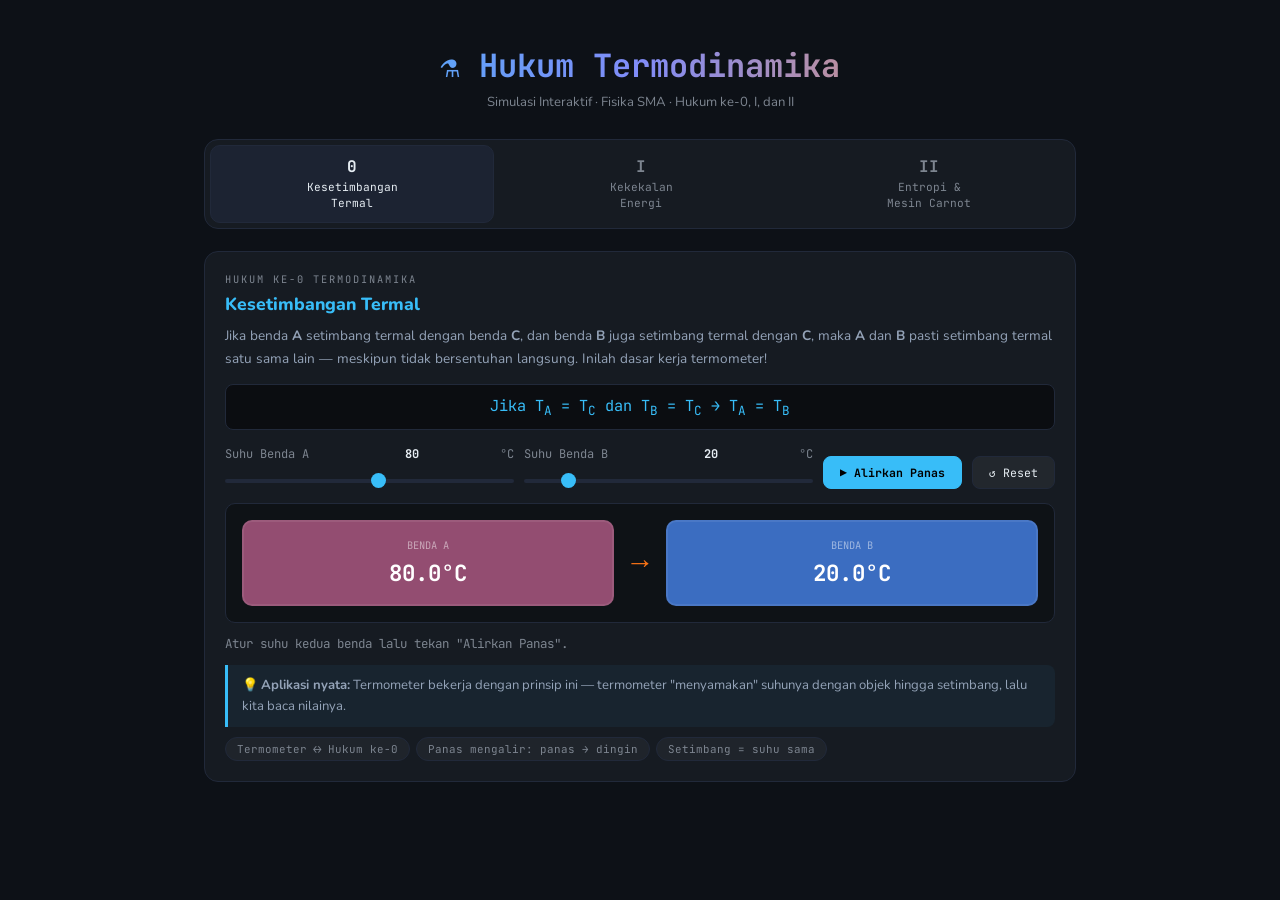
<file: termodinamika-lengkap.html>
<!DOCTYPE html>
<html lang="id">
<head>
<meta charset="UTF-8">
<meta name="viewport" content="width=device-width, initial-scale=1.0">
<title>Simulasi Hukum Termodinamika</title>
<link href="https://fonts.googleapis.com/css2?family=JetBrains+Mono:wght@400;700&family=Nunito:wght@400;600;700;800&display=swap" rel="stylesheet">
<style>
:root {
  --bg: #0d1117;
  --surface: #161b22;
  --surface2: #1c2332;
  --border: #21293a;
  --c0: #38bdf8;
  --c1: #fb923c;
  --c2: #4ade80;
  --text: #e6edf3;
  --muted: #7d8590;
  --hot: #f97316;
  --cold: #38bdf8;
}
* { margin:0; padding:0; box-sizing:border-box; }
body { background:var(--bg); color:var(--text); font-family:'Nunito',sans-serif; min-height:100vh; }
.wrap { max-width:900px; margin:0 auto; padding:20px 14px 40px; }

/* Header */
.header { text-align:center; padding:24px 0 28px; }
.header h1 { font-family:'JetBrains Mono',monospace; font-size:clamp(1.3rem,4vw,2rem); font-weight:700; background:linear-gradient(90deg,#38bdf8,#818cf8,#fb923c); -webkit-background-clip:text; -webkit-text-fill-color:transparent; background-clip:text; }
.header p { color:var(--muted); font-size:.82rem; margin-top:6px; }

/* Tabs */
.tabs { display:flex; gap:6px; background:var(--surface); border:1px solid var(--border); border-radius:14px; padding:5px; margin-bottom:22px; }
.tab { flex:1; border:none; background:transparent; color:var(--muted); font-family:'JetBrains Mono',monospace; font-size:.7rem; border-radius:10px; cursor:pointer; padding:10px 4px; line-height:1.4; transition:.2s; }
.tab:hover { color:var(--text); background:rgba(255,255,255,.04); }
.tab.active { background:var(--surface2); color:var(--text); border:1px solid var(--border); }
.tab .tn { display:block; font-size:1rem; font-weight:700; margin-bottom:2px; }

/* Panel */
.panel { display:none; } .panel.active { display:block; }

/* Card */
.card { background:var(--surface); border:1px solid var(--border); border-radius:14px; padding:20px; margin-bottom:14px; }
.card-label { font-family:'JetBrains Mono',monospace; font-size:.65rem; text-transform:uppercase; letter-spacing:2px; color:var(--muted); margin-bottom:6px; }
.card h2 { font-size:1.1rem; font-weight:800; margin-bottom:8px; }
.card p.desc { font-size:.85rem; color:#94a3b8; line-height:1.7; margin-bottom:14px; }
.formula { background:rgba(0,0,0,.5); border:1px solid var(--border); border-radius:8px; padding:10px 14px; font-family:'JetBrains Mono',monospace; font-size:.95rem; text-align:center; margin-bottom:16px; }

/* Colors per law */
.l0 .card h2, .l0 .formula { color:var(--c0); }
.l1 .card h2, .l1 .formula { color:var(--c1); }
.l2 .card h2, .l2 .formula { color:var(--c2); }

/* Controls */
.ctrl { display:flex; flex-wrap:wrap; gap:10px; align-items:flex-end; margin-bottom:14px; }
.sl-group { flex:1; min-width:160px; }
.sl-group label { display:flex; justify-content:space-between; font-size:.75rem; color:var(--muted); font-family:'JetBrains Mono',monospace; margin-bottom:5px; }
.sl-group label span { color:var(--text); font-weight:700; }
input[type=range] { width:100%; height:4px; -webkit-appearance:none; background:var(--border); border-radius:4px; outline:none; cursor:pointer; }
input[type=range]::-webkit-slider-thumb { -webkit-appearance:none; width:15px; height:15px; border-radius:50%; background:var(--c0); cursor:pointer; }
.l1 input[type=range]::-webkit-slider-thumb { background:var(--c1); }
.l2 input[type=range]::-webkit-slider-thumb { background:var(--c2); }

.btn { padding:8px 16px; border:1px solid var(--border); border-radius:8px; background:rgba(255,255,255,.05); color:var(--text); font-family:'JetBrains Mono',monospace; font-size:.72rem; cursor:pointer; transition:.2s; white-space:nowrap; }
.btn:hover { border-color:var(--c0); color:var(--c0); background:rgba(56,189,248,.06); }
.btn.go { background:var(--c0); color:#000; border-color:var(--c0); font-weight:700; }
.btn.go:hover { background:#0ea5e9; color:#000; }
.l1 .btn.go { background:var(--c1); border-color:var(--c1); }
.l1 .btn.go:hover { background:#ea580c; }
.l2 .btn.go { background:var(--c2); border-color:var(--c2); }
.l2 .btn.go:hover { background:#22c55e; }

/* Sim area */
.sim { background:rgba(0,0,0,.35); border:1px solid var(--border); border-radius:10px; overflow:hidden; margin-bottom:12px; }
canvas { display:block; }

/* Stat row */
.stats { display:grid; gap:8px; margin-bottom:12px; }
.stats.g3 { grid-template-columns:1fr 1fr 1fr; }
.stats.g4 { grid-template-columns:1fr 1fr 1fr 1fr; }
.stat-box { background:rgba(0,0,0,.4); border:1px solid var(--border); border-radius:8px; padding:10px; text-align:center; }
.stat-box .sl { font-size:.62rem; font-family:'JetBrains Mono',monospace; color:var(--muted); text-transform:uppercase; margin-bottom:3px; }
.stat-box .sv { font-family:'JetBrains Mono',monospace; font-size:1rem; font-weight:700; }

/* Info */
.info { border-left:3px solid var(--c0); background:rgba(56,189,248,.06); padding:10px 14px; border-radius:0 8px 8px 0; font-size:.82rem; color:#94a3b8; line-height:1.6; margin-top:10px; }
.l1 .info { border-color:var(--c1); background:rgba(251,146,60,.06); }
.l2 .info { border-color:var(--c2); background:rgba(74,222,128,.06); }

/* Chips */
.chips { display:flex; flex-wrap:wrap; gap:6px; margin-top:10px; }
.chip { background:rgba(255,255,255,.04); border:1px solid var(--border); border-radius:20px; padding:4px 11px; font-size:.68rem; color:var(--muted); font-family:'JetBrains Mono',monospace; }

/* Process selector for law 1 */
.proc-sel { display:flex; gap:6px; flex-wrap:wrap; margin-bottom:14px; }
.proc-btn { padding:6px 12px; border:1px solid var(--border); border-radius:20px; background:transparent; color:var(--muted); font-family:'JetBrains Mono',monospace; font-size:.68rem; cursor:pointer; transition:.2s; }
.proc-btn:hover, .proc-btn.sel { background:rgba(251,146,60,.12); border-color:var(--c1); color:var(--c1); }

/* Status text */
.status-txt { font-size:.78rem; font-family:'JetBrains Mono',monospace; color:var(--muted); min-height:20px; margin-top:8px; }

/* Law 0 special */
.temp-row { display:flex; align-items:center; gap:10px; padding:16px; }
.tblock { flex:1; border-radius:10px; padding:16px 10px; text-align:center; transition:background 1.2s, color .5s; border:2px solid rgba(255,255,255,.08); }
.tblock .tl { font-size:.65rem; font-family:'JetBrains Mono',monospace; color:rgba(255,255,255,.5); margin-bottom:6px; text-transform:uppercase; }
.tblock .tv { font-family:'JetBrains Mono',monospace; font-size:1.4rem; font-weight:700; color:#fff; }
.arr { font-size:1.8rem; color:var(--muted); text-align:center; min-width:32px; transition:.5s; }

@media(max-width:520px) {
  .stats.g3 { grid-template-columns:1fr 1fr; }
  .stats.g4 { grid-template-columns:1fr 1fr; }
  .temp-row { flex-direction:column; }
}
</style>
</head>
<body>
<div class="wrap">

<div class="header">
  <h1>⚗ Hukum Termodinamika</h1>
  <p>Simulasi Interaktif · Fisika SMA · Hukum ke-0, I, dan II</p>
</div>

<!-- TABS -->
<div class="tabs">
  <button class="tab active" onclick="showLaw(0)"><span class="tn">0</span>Kesetimbangan<br>Termal</button>
  <button class="tab" onclick="showLaw(1)"><span class="tn">I</span>Kekekalan<br>Energi</button>
  <button class="tab" onclick="showLaw(2)"><span class="tn">II</span>Entropi &<br>Mesin Carnot</button>
</div>

<!-- ======== HUKUM 0 ======== -->
<div class="panel l0 active" id="p0">
  <div class="card">
    <div class="card-label">Hukum ke-0 Termodinamika</div>
    <h2>Kesetimbangan Termal</h2>
    <p class="desc">
      Jika benda <b>A</b> setimbang termal dengan benda <b>C</b>, dan benda <b>B</b> juga setimbang termal dengan <b>C</b>,
      maka <b>A</b> dan <b>B</b> pasti setimbang termal satu sama lain — meskipun tidak bersentuhan langsung.
      Inilah dasar kerja termometer!
    </p>
    <div class="formula">Jika T<sub>A</sub> = T<sub>C</sub> dan T<sub>B</sub> = T<sub>C</sub> → T<sub>A</sub> = T<sub>B</sub></div>

    <div class="ctrl">
      <div class="sl-group">
        <label>Suhu Benda A &nbsp;<span id="v-ta">80</span> °C</label>
        <input type="range" min="0" max="150" value="80" id="sl-ta" oninput="l0_update()">
      </div>
      <div class="sl-group">
        <label>Suhu Benda B &nbsp;<span id="v-tb">20</span> °C</label>
        <input type="range" min="0" max="150" value="20" id="sl-tb" oninput="l0_update()">
      </div>
      <button class="btn go" onclick="l0_start()">▶ Alirkan Panas</button>
      <button class="btn" onclick="l0_reset()">↺ Reset</button>
    </div>

    <div class="sim">
      <div class="temp-row" id="temp-row">
        <div class="tblock" id="blk-a">
          <div class="tl">Benda A</div>
          <div class="tv" id="tv-a">80°C</div>
        </div>
        <div class="arr" id="arr-icon">→</div>
        <div class="tblock" id="blk-b">
          <div class="tl">Benda B</div>
          <div class="tv" id="tv-b">20°C</div>
        </div>
      </div>
    </div>

    <div class="status-txt" id="st0">Atur suhu kedua benda lalu tekan "Alirkan Panas".</div>

    <div class="info">
      💡 <b>Aplikasi nyata:</b> Termometer bekerja dengan prinsip ini — termometer "menyamakan" suhunya dengan objek hingga setimbang, lalu kita baca nilainya.
    </div>
    <div class="chips">
      <div class="chip">Termometer ↔ Hukum ke-0</div>
      <div class="chip">Panas mengalir: panas → dingin</div>
      <div class="chip">Setimbang = suhu sama</div>
    </div>
  </div>
</div>

<!-- ======== HUKUM 1 ======== -->
<div class="panel l1" id="p1">
  <div class="card">
    <div class="card-label">Hukum ke-I Termodinamika</div>
    <h2>Kekekalan Energi: ΔU = Q − W</h2>
    <p class="desc">
      Energi tidak dapat diciptakan atau dimusnahkan, hanya berubah bentuk.
      <b>ΔU</b> = perubahan energi dalam, <b>Q</b> = kalor yang diterima sistem, <b>W</b> = usaha yang dilakukan sistem.
      Untuk gas monoatomik: ΔU = ³⁄₂ nRΔT
    </p>
    <div class="formula">ΔU = Q − W &nbsp;|&nbsp; ΔU = ³⁄₂ nRΔT</div>

    <div class="stats g3">
      <div class="stat-box"><div class="sl">Q · Kalor (J)</div><div class="sv" id="sv-Q" style="color:#f97316">+50</div></div>
      <div class="stat-box"><div class="sl">W · Usaha (J)</div><div class="sv" id="sv-W" style="color:#38bdf8">−20</div></div>
      <div class="stat-box"><div class="sl">ΔU · Energi Dalam (J)</div><div class="sv" id="sv-dU" style="color:#fb923c">+30</div></div>
    </div>

    <!-- Process type -->
    <div class="card-label" style="margin-top:4px">Pilih Jenis Proses:</div>
    <div class="proc-sel">
      <button class="proc-btn sel" onclick="setProc('isobaric',this)">Isobarik (P tetap)</button>
      <button class="proc-btn" onclick="setProc('isothermal',this)">Isotermal (T tetap)</button>
      <button class="proc-btn" onclick="setProc('isochoric',this)">Isokorik (V tetap)</button>
      <button class="proc-btn" onclick="setProc('adiabatic',this)">Adiabatik (Q=0)</button>
    </div>

    <div class="ctrl" id="l1-ctrl">
      <div class="sl-group" id="sl-q-grp">
        <label>Kalor Q &nbsp;<span id="v-q">50</span> J</label>
        <input type="range" min="-200" max="200" value="50" id="sl-q" oninput="l1_update()">
      </div>
      <div class="sl-group">
        <label>Usaha W &nbsp;<span id="v-w">20</span> J</label>
        <input type="range" min="-200" max="200" value="20" id="sl-w" oninput="l1_update()">
      </div>
      <div class="sl-group">
        <label>n (mol) &nbsp;<span id="v-n">1</span></label>
        <input type="range" min="1" max="5" value="1" id="sl-n" oninput="l1_update()">
      </div>
    </div>

    <div class="sim"><canvas id="cv-piston" height="150"></canvas></div>

    <div class="status-txt" id="st1"></div>

    <div class="info">
      💡 <b>Isobarik:</b> W = PΔV &nbsp;|&nbsp; <b>Isotermal:</b> W = nRT ln(V₂/V₁) &nbsp;|&nbsp; <b>Isokorik:</b> W = 0 &nbsp;|&nbsp; <b>Adiabatik:</b> Q = 0, ΔU = −W
    </div>
    <div class="chips">
      <div class="chip">Mesin bensin = isobarik+adiabatik</div>
      <div class="chip">Pompa ban = adiabatik</div>
      <div class="chip">Kulkas = siklus termodinamika</div>
    </div>
  </div>
</div>

<!-- ======== HUKUM 2 ======== -->
<div class="panel l2" id="p2">
  <div class="card">
    <div class="card-label">Hukum ke-II Termodinamika</div>
    <h2>Entropi Meningkat & Efisiensi Mesin Carnot</h2>
    <p class="desc">
      Entropi (ketidakaturan) alam semesta selalu meningkat dalam proses spontan.
      Mesin Carnot adalah mesin ideal dengan efisiensi tertinggi yang mungkin dicapai antara dua reservoir suhu.
    </p>
    <div class="formula">ΔS = Q/T &nbsp;|&nbsp; η = (1 − T₂/T₁) × 100%</div>

    <!-- Sub tabs -->
    <div class="proc-sel" style="margin-bottom:16px">
      <button class="proc-btn sel" id="sub-entropy" onclick="showSub('entropy')">Simulasi Entropi Gas</button>
      <button class="proc-btn" id="sub-carnot" onclick="showSub('carnot')">Mesin Carnot</button>
    </div>

    <!-- ENTROPY SUB -->
    <div id="sub-entropy-panel">
      <p class="desc" style="margin-bottom:10px">
        Gas awalnya terkonsentrasi di satu sisi. Saat sekat dibuka, gas menyebar secara spontan
        — entropi meningkat dari keteraturan menuju ketidakaturan. Proses ini <b>tidak bisa balik sendiri</b>.
      </p>

      <div class="ctrl">
        <div class="sl-group">
          <label>Jumlah Partikel &nbsp;<span id="v-npart">40</span></label>
          <input type="range" min="20" max="80" value="40" id="sl-npart" oninput="document.getElementById('v-npart').textContent=this.value">
        </div>
        <button class="btn go" id="btn-release" onclick="l2_release()">▶ Buka Sekat</button>
        <button class="btn" onclick="l2_reset()">↺ Reset</button>
      </div>

      <div class="sim"><canvas id="cv-gas" height="200"></canvas></div>

      <div class="stats g3" style="margin-top:10px">
        <div class="stat-box"><div class="sl">Kiri</div><div class="sv" id="sv-left" style="color:#38bdf8">40</div></div>
        <div class="stat-box"><div class="sl">Kanan</div><div class="sv" id="sv-right" style="color:#4ade80">0</div></div>
        <div class="stat-box"><div class="sl">Entropi Relatif</div><div class="sv" id="sv-ent" style="color:#4ade80">0%</div></div>
      </div>
      <div class="status-txt" id="st2-ent">Gas terkunci di sisi kiri. Tekan "Buka Sekat" untuk simulasi.</div>
    </div>

    <!-- CARNOT SUB -->
    <div id="sub-carnot-panel" style="display:none">
      <p class="desc" style="margin-bottom:10px">
        Mesin Carnot menyerap kalor Q₁ dari reservoir panas (T₁), mengubah sebagian menjadi usaha (W),
        dan membuang sisa kalor Q₂ ke reservoir dingin (T₂).
        <br><b>η = (1 − T₂/T₁) × 100%</b> — efisiensi tidak pernah bisa 100%!
      </p>

      <div class="ctrl">
        <div class="sl-group">
          <label>T₁ · Reservoir Panas (K) &nbsp;<span id="v-t1">600</span></label>
          <input type="range" min="300" max="1000" value="600" id="sl-t1" oninput="l2_carnot_update()">
        </div>
        <div class="sl-group">
          <label>T₂ · Reservoir Dingin (K) &nbsp;<span id="v-t2">300</span></label>
          <input type="range" min="100" max="500" value="300" id="sl-t2" oninput="l2_carnot_update()">
        </div>
        <div class="sl-group">
          <label>Q₁ · Kalor Serap (J) &nbsp;<span id="v-q1">1000</span></label>
          <input type="range" min="100" max="2000" value="1000" id="sl-q1" oninput="l2_carnot_update()">
        </div>
      </div>

      <div class="stats g4">
        <div class="stat-box"><div class="sl">T₁ (K)</div><div class="sv" id="sv-T1" style="color:#f97316">600</div></div>
        <div class="stat-box"><div class="sl">T₂ (K)</div><div class="sv" id="sv-T2" style="color:#38bdf8">300</div></div>
        <div class="stat-box"><div class="sl">Efisiensi η</div><div class="sv" id="sv-eta" style="color:#4ade80">50.0%</div></div>
        <div class="stat-box"><div class="sl">W · Usaha (J)</div><div class="sv" id="sv-Wc" style="color:#818cf8">500</div></div>
      </div>
      <div class="stats g3" style="margin-top:8px">
        <div class="stat-box"><div class="sl">Q₁ · Serap (J)</div><div class="sv" id="sv-Q1d" style="color:#f97316">1000</div></div>
        <div class="stat-box"><div class="sl">Q₂ · Buang (J)</div><div class="sv" id="sv-Q2d" style="color:#38bdf8">500</div></div>
        <div class="stat-box"><div class="sl">ΔS Total</div><div class="sv" id="sv-dS" style="color:#4ade80">≈ 0 (ideal)</div></div>
      </div>

      <div class="sim"><canvas id="cv-carnot" height="200"></canvas></div>
      <div class="status-txt" id="st2-car"></div>
    </div>

    <div class="info">
      💡 <b>Entropi:</b> ΔS = Q/T &nbsp;|&nbsp; <b>Mesin Carnot:</b> η = (1 − T₂/T₁) × 100%. Tidak ada mesin nyata yang bisa melampaui efisiensi Carnot.
    </div>
    <div class="chips">
      <div class="chip">Mesin bensin η ≈ 25–35%</div>
      <div class="chip">PLTU η ≈ 35–45%</div>
      <div class="chip">Carnot = efisiensi maksimum ideal</div>
    </div>
  </div>
</div>

</div><!-- /wrap -->

<script>
/* ===================== UTILITY ===================== */
function tempColor(t) {
  // t in 0–150 Celsius
  const n = Math.max(0, Math.min(1, t / 150));
  const r = Math.round(30 + 220 * n);
  const g = Math.round(120 - 80 * n);
  const b = Math.round(220 - 200 * n);
  return `rgb(${r},${g},${b})`;
}
function clamp(v, a, b) { return Math.max(a, Math.min(b, v)); }

/* ===================== TAB ===================== */
function showLaw(n) {
  ['p0','p1','p2'].forEach((id,i) => {
    document.getElementById(id).classList.toggle('active', i===n);
  });
  document.querySelectorAll('.tab').forEach((t,i)=>t.classList.toggle('active',i===n));
  if(n===1) { l1_update(); requestAnimationFrame(()=>l1_drawPiston()); }
  if(n===2) { l2_init(); l2_carnot_update(); l2_carnot_draw(); }
}

/* ===================== LAW 0 ===================== */
let l0_int = null, l0_tA = 80, l0_tB = 20;

function l0_update() {
  l0_tA = +document.getElementById('sl-ta').value;
  l0_tB = +document.getElementById('sl-tb').value;
  document.getElementById('v-ta').textContent = l0_tA;
  document.getElementById('v-tb').textContent = l0_tB;
  l0_render(l0_tA, l0_tB);
  if(l0_int) { clearInterval(l0_int); l0_int = null; }
  document.getElementById('st0').textContent = 'Atur suhu kedua benda lalu tekan "Alirkan Panas".';
}

function l0_render(a, b) {
  document.getElementById('blk-a').style.background = tempColor(a);
  document.getElementById('blk-b').style.background = tempColor(b);
  document.getElementById('tv-a').textContent = a.toFixed(1) + '°C';
  document.getElementById('tv-b').textContent = b.toFixed(1) + '°C';
  const arr = document.getElementById('arr-icon');
  if(Math.abs(a-b) < 0.3) { arr.textContent='⇌'; arr.style.color='#4ade80'; }
  else if(a > b) { arr.textContent='→'; arr.style.color='#f97316'; }
  else { arr.textContent='←'; arr.style.color='#38bdf8'; }
}

function l0_start() {
  if(l0_int) clearInterval(l0_int);
  let a = l0_tA, b = l0_tB;
  const target = (a + b) / 2;
  l0_int = setInterval(() => {
    const d = a - b;
    if(Math.abs(d) < 0.2) {
      a = target; b = target;
      l0_render(a, b);
      clearInterval(l0_int); l0_int = null;
      document.getElementById('st0').innerHTML =
        `✅ Kesetimbangan tercapai! Suhu akhir: <b style="color:#4ade80">${target.toFixed(1)}°C</b> → Hukum ke-0 terpenuhi.`;
    } else {
      a -= d * 0.07; b += d * 0.07;
      l0_render(a, b);
      document.getElementById('st0').textContent =
        `↔ Panas mengalir... A: ${a.toFixed(1)}°C | B: ${b.toFixed(1)}°C`;
    }
  }, 80);
}

function l0_reset() {
  if(l0_int) { clearInterval(l0_int); l0_int = null; }
  document.getElementById('sl-ta').value = 80;
  document.getElementById('sl-tb').value = 20;
  l0_update();
}
l0_render(80, 20);

/* ===================== LAW 1 ===================== */
let l1_proc = 'isobaric';
function setProc(p, el) {
  l1_proc = p;
  document.querySelectorAll('.proc-btn').forEach(b => b.classList.remove('sel'));
  el.classList.add('sel');
  const qgrp = document.getElementById('sl-q-grp');
  const wgrp = document.querySelectorAll('#l1-ctrl .sl-group')[1];
  if(p === 'isochoric') {
    document.getElementById('sl-w').value = 0;
    wgrp.style.opacity = '0.3'; wgrp.style.pointerEvents = 'none';
  } else if(p === 'adiabatic') {
    document.getElementById('sl-q').value = 0;
    qgrp.style.opacity = '0.3'; qgrp.style.pointerEvents = 'none';
    wgrp.style.opacity = '1'; wgrp.style.pointerEvents = '';
  } else {
    qgrp.style.opacity = '1'; qgrp.style.pointerEvents = '';
    wgrp.style.opacity = '1'; wgrp.style.pointerEvents = '';
  }
  l1_update();
}

function l1_update() {
  let Q = +document.getElementById('sl-q').value;
  let W = +document.getElementById('sl-w').value;
  const n = +document.getElementById('sl-n').value;
  if(l1_proc === 'isochoric') W = 0;
  if(l1_proc === 'adiabatic') Q = 0;
  const dU = Q - W;
  document.getElementById('v-q').textContent = Q;
  document.getElementById('v-w').textContent = W;
  document.getElementById('v-n').textContent = n;
  document.getElementById('sv-Q').textContent = (Q >= 0 ? '+' : '') + Q;
  document.getElementById('sv-W').textContent = (W >= 0 ? '+' : '') + W;
  document.getElementById('sv-dU').textContent = (dU >= 0 ? '+' : '') + dU;
  document.getElementById('sv-dU').style.color = dU > 0 ? '#fb923c' : dU < 0 ? '#38bdf8' : '#4ade80';

  // Status text
  const procNames = {isobaric:'Isobarik (P tetap)',isothermal:'Isotermal (T tetap)',isochoric:'Isokorik (V tetap, W=0)',adiabatic:'Adiabatik (Q=0)'};
  const dT = dU / (1.5 * n * 8.314);
  let st = `Proses: ${procNames[l1_proc]} | ΔU = ${Q} − ${W} = ${dU} J`;
  if(l1_proc !== 'isothermal') st += ` | ΔT ≈ ${dT.toFixed(2)} K`;
  if(l1_proc === 'isochoric') st += ' | Tidak ada usaha (W=0), semua kalor jadi energi dalam';
  if(l1_proc === 'adiabatic') st += ' | Tidak ada kalor, usaha mengubah energi dalam';
  document.getElementById('st1').textContent = st;
  l1_drawPiston(Q, W, dU);
}

function l1_drawPiston(Q, W, dU) {
  Q = Q !== undefined ? Q : +document.getElementById('sl-q').value;
  W = W !== undefined ? W : +document.getElementById('sl-w').value;
  dU = dU !== undefined ? dU : Q - W;
  const cv = document.getElementById('cv-piston');
  if(!cv) return;
  cv.width = cv.offsetWidth || 800;
  const cw = cv.width, ch = 150;
  const ctx = cv.getContext('2d');
  ctx.clearRect(0, 0, cw, ch);

  const boxL = cw * 0.06, boxT = 20, boxW = cw * 0.52, boxH = 110;

  // Piston offset: W > 0 → expands right, W < 0 → compresses
  const pistonOff = clamp(W / 200, -0.4, 0.4) * boxW * 0.55;
  const pistonX = boxL + boxW * 0.42 + pistonOff;

  // Gas fill color based on Q
  const heat = clamp((Q + 200) / 400, 0, 1);
  const gr = Math.round(30 + 200 * heat);
  const gb = Math.round(200 - 180 * heat);
  ctx.fillStyle = `rgba(${gr},60,${gb},0.55)`;
  ctx.fillRect(boxL, boxT, pistonX - boxL, boxH);

  // Box border
  ctx.strokeStyle = '#21293a';
  ctx.lineWidth = 2;
  ctx.strokeRect(boxL, boxT, boxW, boxH);

  // Piston bar
  const pg = ctx.createLinearGradient(pistonX, 0, pistonX + 12, 0);
  pg.addColorStop(0, '#60a5fa');
  pg.addColorStop(1, '#1d4ed8');
  ctx.fillStyle = pg;
  ctx.fillRect(pistonX, boxT + 4, 12, boxH - 8);
  ctx.strokeStyle = '#2563eb';
  ctx.strokeRect(pistonX, boxT + 4, 12, boxH - 8);

  // Arrow W
  const arrowX = pistonX + 14;
  ctx.fillStyle = '#38bdf8';
  ctx.font = 'bold 12px JetBrains Mono, monospace';
  if(W > 0) ctx.fillText('W →', arrowX, boxT + boxH / 2 + 5);
  else if(W < 0) ctx.fillText('← W', boxL - 40, boxT + boxH / 2 + 5);

  // Q arrows below
  if(l1_proc !== 'adiabatic' && Q !== 0) {
    const arrowCount = Math.min(6, Math.ceil(Math.abs(Q) / 35));
    for(let i = 0; i < arrowCount; i++) {
      const ax = boxL + 18 + i * (boxW - 36) / Math.max(arrowCount - 1, 1);
      ctx.fillStyle = Q > 0 ? '#f97316' : '#38bdf8';
      ctx.font = '15px serif';
      ctx.fillText(Q > 0 ? '↑' : '↓', ax, boxT + boxH + (Q > 0 ? 20 : -4));
    }
    ctx.font = '10px JetBrains Mono, monospace';
    ctx.fillStyle = Q > 0 ? '#f97316' : '#38bdf8';
    ctx.fillText(Q > 0 ? 'Q masuk (+)' : 'Q keluar (−)', boxL, boxT + boxH + 34);
  }

  // Labels
  ctx.fillStyle = '#7d8590';
  ctx.font = '11px JetBrains Mono, monospace';
  ctx.fillText('Gas', boxL + 8, boxT + 16);
  ctx.fillText('Piston', pistonX - 6, boxT - 5);

  // Right panel: formula recap
  const rx = cw * 0.62, ry = boxT;
  ctx.fillStyle = 'rgba(0,0,0,0.3)';
  ctx.beginPath(); ctx.roundRect(rx, ry, cw - rx - 8, boxH, 8); ctx.fill();
  ctx.strokeStyle = '#21293a'; ctx.lineWidth = 1;
  ctx.beginPath(); ctx.roundRect(rx, ry, cw - rx - 8, boxH, 8); ctx.stroke();

  ctx.font = 'bold 11px JetBrains Mono, monospace';
  ctx.fillStyle = '#f97316';
  ctx.fillText(`Q = ${Q > 0 ? '+' : ''}${Q} J`, rx + 12, ry + 26);
  ctx.fillStyle = '#38bdf8';
  ctx.fillText(`W = ${W > 0 ? '+' : ''}${W} J`, rx + 12, ry + 50);
  ctx.strokeStyle = '#334155'; ctx.lineWidth = 1;
  ctx.beginPath(); ctx.moveTo(rx + 10, ry + 60); ctx.lineTo(cw - 18, ry + 60); ctx.stroke();
  ctx.fillStyle = dU > 0 ? '#fb923c' : dU < 0 ? '#38bdf8' : '#4ade80';
  ctx.font = 'bold 13px JetBrains Mono, monospace';
  ctx.fillText(`ΔU = ${dU > 0 ? '+' : ''}${dU} J`, rx + 12, ry + 80);
  ctx.fillStyle = '#4ade80';
  ctx.font = '10px JetBrains Mono, monospace';
  const msg = dU > 0 ? 'Energi bertambah' : dU < 0 ? 'Energi berkurang' : 'Energi tetap';
  ctx.fillText(msg, rx + 12, ry + 98);
}

// init law 1
setTimeout(l1_update, 100);

/* ===================== LAW 2 – ENTROPY (fully fixed) ===================== */
let l2_particles = [];
let l2_rafId = null;
let l2_released = false;
let l2_canvas = null;
let l2_ctx = null;
let l2_W = 0, l2_H = 0;
const l2_RADIUS = 5;

function l2_init() {
  const cv = document.getElementById('cv-gas');
  if(!cv) return;
  cv.width = cv.offsetWidth || 700;
  l2_canvas = cv;
  l2_ctx = cv.getContext('2d');
  l2_W = cv.width;
  l2_H = cv.height; // fixed 200

  l2_released = false;
  document.getElementById('btn-release').disabled = false;
  document.getElementById('btn-release').textContent = '▶ Buka Sekat';

  const N = +document.getElementById('sl-npart').value;
  l2_particles = [];
  // All particles in left half with zero velocity
  for(let i = 0; i < N; i++) {
    l2_particles.push({
      x: l2_RADIUS + 4 + Math.random() * (l2_W / 2 - l2_RADIUS * 2 - 8),
      y: l2_RADIUS + 4 + Math.random() * (l2_H - l2_RADIUS * 2 - 8),
      vx: 0,
      vy: 0
    });
  }
  if(l2_rafId) { cancelAnimationFrame(l2_rafId); l2_rafId = null; }
  l2_draw();
  l2_updateStats();
  document.getElementById('st2-ent').textContent = 'Gas terkunci di sisi kiri. Tekan "Buka Sekat" untuk simulasi.';
}

function l2_release() {
  if(l2_released) return;
  l2_released = true;
  document.getElementById('btn-release').disabled = true;
  const spd = 2.2; // fixed moderate speed
  l2_particles.forEach(p => {
    // random direction, consistent speed
    const angle = Math.random() * Math.PI * 2;
    p.vx = Math.cos(angle) * spd;
    p.vy = Math.sin(angle) * spd;
  });
  l2_animate();
}

function l2_animate() {
  l2_step();
  l2_draw();
  l2_updateStats();
  l2_rafId = requestAnimationFrame(l2_animate);
}

function l2_step() {
  const W = l2_W, H = l2_H, R = l2_RADIUS;
  l2_particles.forEach(p => {
    p.x += p.vx;
    p.y += p.vy;
    // Bounce walls
    if(p.x - R < 0)   { p.x = R;     p.vx = Math.abs(p.vx); }
    if(p.x + R > W)   { p.x = W - R; p.vx = -Math.abs(p.vx); }
    if(p.y - R < 0)   { p.y = R;     p.vy = Math.abs(p.vy); }
    if(p.y + R > H)   { p.y = H - R; p.vy = -Math.abs(p.vy); }
  });
}

function l2_draw() {
  if(!l2_ctx) return;
  const W = l2_W, H = l2_H;
  l2_ctx.clearRect(0, 0, W, H);

  // Background
  l2_ctx.fillStyle = '#050a10';
  l2_ctx.fillRect(0, 0, W, H);

  // Divider (only when not released)
  if(!l2_released) {
    l2_ctx.setLineDash([6, 5]);
    l2_ctx.strokeStyle = '#334155';
    l2_ctx.lineWidth = 2;
    l2_ctx.beginPath();
    l2_ctx.moveTo(W / 2, 0);
    l2_ctx.lineTo(W / 2, H);
    l2_ctx.stroke();
    l2_ctx.setLineDash([]);
    // Labels
    l2_ctx.fillStyle = '#334155';
    l2_ctx.font = '11px JetBrains Mono, monospace';
    l2_ctx.fillText('← Gas', 10, 18);
    l2_ctx.fillText('Kosong →', W / 2 + 8, 18);
  }

  // Entropy progress bar (bottom 14px)
  const barY = H - 14;
  const rightCount = l2_particles.filter(p => p.x > W / 2).length;
  const entPct = l2_particles.length > 0 ? rightCount / l2_particles.length : 0;
  l2_ctx.fillStyle = '#0f172a';
  l2_ctx.fillRect(0, barY, W, 14);
  const barGrad = l2_ctx.createLinearGradient(0, 0, W, 0);
  barGrad.addColorStop(0, '#1d4ed8');
  barGrad.addColorStop(1, '#16a34a');
  l2_ctx.fillStyle = barGrad;
  l2_ctx.fillRect(0, barY, W * entPct, 14);
  l2_ctx.fillStyle = '#7d8590';
  l2_ctx.font = '9px JetBrains Mono, monospace';
  l2_ctx.fillText('Entropi  ' + Math.round(entPct * 100) + '%', 4, barY + 10);

  // Particles
  l2_particles.forEach(p => {
    const onRight = p.x > W / 2;
    const g = l2_ctx.createRadialGradient(p.x - 1, p.y - 1, 0, p.x, p.y, l2_RADIUS);
    g.addColorStop(0, onRight ? '#86efac' : '#7dd3fc');
    g.addColorStop(1, onRight ? '#15803d' : '#0369a1');
    l2_ctx.beginPath();
    l2_ctx.arc(p.x, p.y, l2_RADIUS, 0, Math.PI * 2);
    l2_ctx.fillStyle = g;
    l2_ctx.fill();
  });
}

function l2_updateStats() {
  if(!l2_canvas) return;
  const W = l2_W;
  const rightCount = l2_particles.filter(p => p.x > W / 2).length;
  const leftCount = l2_particles.length - rightCount;
  const entPct = l2_particles.length > 0 ? Math.round(rightCount / l2_particles.length * 100) : 0;

  document.getElementById('sv-left').textContent = leftCount;
  document.getElementById('sv-right').textContent = rightCount;
  document.getElementById('sv-ent').textContent = entPct + '%';

  if(l2_released) {
    document.getElementById('st2-ent').innerHTML =
      `Kanan: <b style="color:#4ade80">${entPct}%</b> — Gas menyebar → Entropi meningkat. Ini proses yang <b>tidak dapat balik sendiri</b>.`;
  }
}

function l2_reset() {
  if(l2_rafId) { cancelAnimationFrame(l2_rafId); l2_rafId = null; }
  l2_init();
}

/* ===================== LAW 2 – CARNOT ===================== */
let carnot_animId = null;
let carnot_frame = 0;

function showSub(s) {
  document.getElementById('sub-entropy-panel').style.display = s === 'entropy' ? '' : 'none';
  document.getElementById('sub-carnot-panel').style.display = s === 'carnot' ? '' : 'none';
  document.getElementById('sub-entropy').classList.toggle('sel', s === 'entropy');
  document.getElementById('sub-carnot').classList.toggle('sel', s === 'carnot');
  if(s === 'carnot') { l2_carnot_update(); l2_carnot_animate(); }
  else { if(carnot_animId) { cancelAnimationFrame(carnot_animId); carnot_animId = null; } l2_init(); }
}

function l2_carnot_update() {
  const T1 = +document.getElementById('sl-t1').value;
  let T2 = +document.getElementById('sl-t2').value;
  T2 = Math.min(T2, T1 - 10);
  document.getElementById('sl-t2').max = T1 - 10;
  const Q1 = +document.getElementById('sl-q1').value;

  const eta = (1 - T2 / T1);
  const W = Q1 * eta;
  const Q2 = Q1 - W;
  const dS1 = -Q1 / T1;
  const dS2 = Q2 / T2;

  document.getElementById('v-t1').textContent = T1;
  document.getElementById('v-t2').textContent = T2;
  document.getElementById('v-q1').textContent = Q1;

  document.getElementById('sv-T1').textContent = T1 + ' K';
  document.getElementById('sv-T2').textContent = T2 + ' K';
  document.getElementById('sv-eta').textContent = (eta * 100).toFixed(1) + '%';
  document.getElementById('sv-Wc').textContent = W.toFixed(0) + ' J';
  document.getElementById('sv-Q1d').textContent = Q1 + ' J';
  document.getElementById('sv-Q2d').textContent = Q2.toFixed(0) + ' J';
  document.getElementById('sv-dS').textContent = (dS1 + dS2).toFixed(3) + ' J/K';

  document.getElementById('st2-car').textContent =
    `η = (1 − ${T2}/${T1}) × 100% = ${(eta*100).toFixed(1)}% | W = ${W.toFixed(0)} J | Q₂ (buang) = ${Q2.toFixed(0)} J | ΔS ≈ ${(dS1+dS2).toFixed(3)} J/K`;

  l2_carnot_draw();
}

function l2_carnot_draw() {
  const cv = document.getElementById('cv-carnot');
  if(!cv) return;
  cv.width = cv.offsetWidth || 700;
  const cw = cv.width, ch = 200;
  const ctx = cv.getContext('2d');
  ctx.clearRect(0, 0, cw, ch);

  const T1 = +document.getElementById('sl-t1').value;
  let T2 = +document.getElementById('sl-t2').value;
  T2 = Math.min(T2, T1 - 10);
  const Q1 = +document.getElementById('sl-q1').value;
  const eta = 1 - T2 / T1;
  const W = Q1 * eta;
  const Q2 = Q1 - W;

  // Layout
  const boxW = 110, boxH = 50;
  const hotX = cw / 2 - boxW / 2, hotY = 10;
  const coldX = cw / 2 - boxW / 2, coldY = ch - boxH - 10;
  const engX = cw / 2 - 35, engY = ch / 2 - 25;

  // HOT reservoir
  ctx.fillStyle = '#7c2d12';
  ctx.beginPath(); ctx.roundRect(hotX, hotY, boxW, boxH, 8); ctx.fill();
  ctx.strokeStyle = '#f97316'; ctx.lineWidth = 2;
  ctx.beginPath(); ctx.roundRect(hotX, hotY, boxW, boxH, 8); ctx.stroke();
  ctx.fillStyle = '#fdba74'; ctx.font = 'bold 11px JetBrains Mono, monospace';
  ctx.textAlign = 'center';
  ctx.fillText('Reservoir Panas', cw / 2, hotY + 20);
  ctx.fillText('T₁ = ' + T1 + ' K', cw / 2, hotY + 38);

  // COLD reservoir
  ctx.fillStyle = '#0c4a6e';
  ctx.beginPath(); ctx.roundRect(coldX, coldY, boxW, coldY + boxH - coldY, 8); ctx.fill();
  ctx.strokeStyle = '#38bdf8'; ctx.lineWidth = 2;
  ctx.beginPath(); ctx.roundRect(coldX, coldY, boxW, boxH, 8); ctx.stroke();
  ctx.fillStyle = '#7dd3fc'; ctx.font = 'bold 11px JetBrains Mono, monospace';
  ctx.fillText('Reservoir Dingin', cw / 2, coldY + 20);
  ctx.fillText('T₂ = ' + T2 + ' K', cw / 2, coldY + 38);

  // ENGINE
  ctx.fillStyle = '#1e293b';
  ctx.strokeStyle = '#818cf8'; ctx.lineWidth = 2;
  ctx.beginPath(); ctx.roundRect(engX, engY, 70, 50, 8); ctx.fill(); ctx.stroke();
  ctx.fillStyle = '#c7d2fe'; ctx.font = 'bold 11px JetBrains Mono, monospace';
  ctx.fillText('Mesin', cw / 2, engY + 20);
  ctx.fillStyle = '#4ade80';
  ctx.font = '10px JetBrains Mono, monospace';
  ctx.fillText('η=' + (eta * 100).toFixed(1) + '%', cw / 2, engY + 38);

  // Animated Q1 arrow (down from hot to engine)
  const prog = (carnot_frame % 60) / 60;
  const arrowY = hotY + boxH + (engY - hotY - boxH) * prog;
  ctx.fillStyle = '#f97316';
  ctx.font = 'bold 14px serif';
  ctx.fillText('▼', cw / 2 - 6, arrowY + 14);
  ctx.font = '9px JetBrains Mono, monospace';
  ctx.fillText('Q₁=' + Q1 + 'J', cw / 2 - 22, hotY + boxH + 14);

  // Animated Q2 arrow (down from engine to cold)
  const arrowY2 = engY + 50 + (coldY - engY - 50) * prog;
  ctx.fillStyle = '#38bdf8';
  ctx.font = 'bold 14px serif';
  ctx.fillText('▼', cw / 2 - 6, arrowY2 + 14);
  ctx.font = '9px JetBrains Mono, monospace';
  ctx.fillText('Q₂=' + Q2.toFixed(0) + 'J', cw / 2 + 8, engY + 50 + 14);

  // W arrow (right from engine)
  const arrowWx = engX + 70 + (cw * 0.15) * prog;
  ctx.fillStyle = '#818cf8';
  ctx.font = 'bold 14px serif';
  ctx.fillText('►', arrowWx, engY + 30);
  ctx.font = '9px JetBrains Mono, monospace';
  ctx.fillText('W=' + W.toFixed(0) + 'J', engX + 74, engY + 20);

  ctx.textAlign = 'left';
}

function l2_carnot_animate() {
  if(carnot_animId) cancelAnimationFrame(carnot_animId);
  const step = () => {
    carnot_frame++;
    l2_carnot_draw();
    carnot_animId = requestAnimationFrame(step);
  };
  carnot_animId = requestAnimationFrame(step);
}

// Init on load
window.addEventListener('load', () => {
  l0_render(80, 20);
  l1_update();
  // law2 init deferred until tab shown
});

// Handle resize
window.addEventListener('resize', () => {
  if(document.getElementById('p0').classList.contains('active')) {}
  if(document.getElementById('p1').classList.contains('active')) l1_drawPiston();
  if(document.getElementById('p2').classList.contains('active')) { l2_init(); l2_carnot_draw(); }
});
</script>
</body>
</html>
</file>
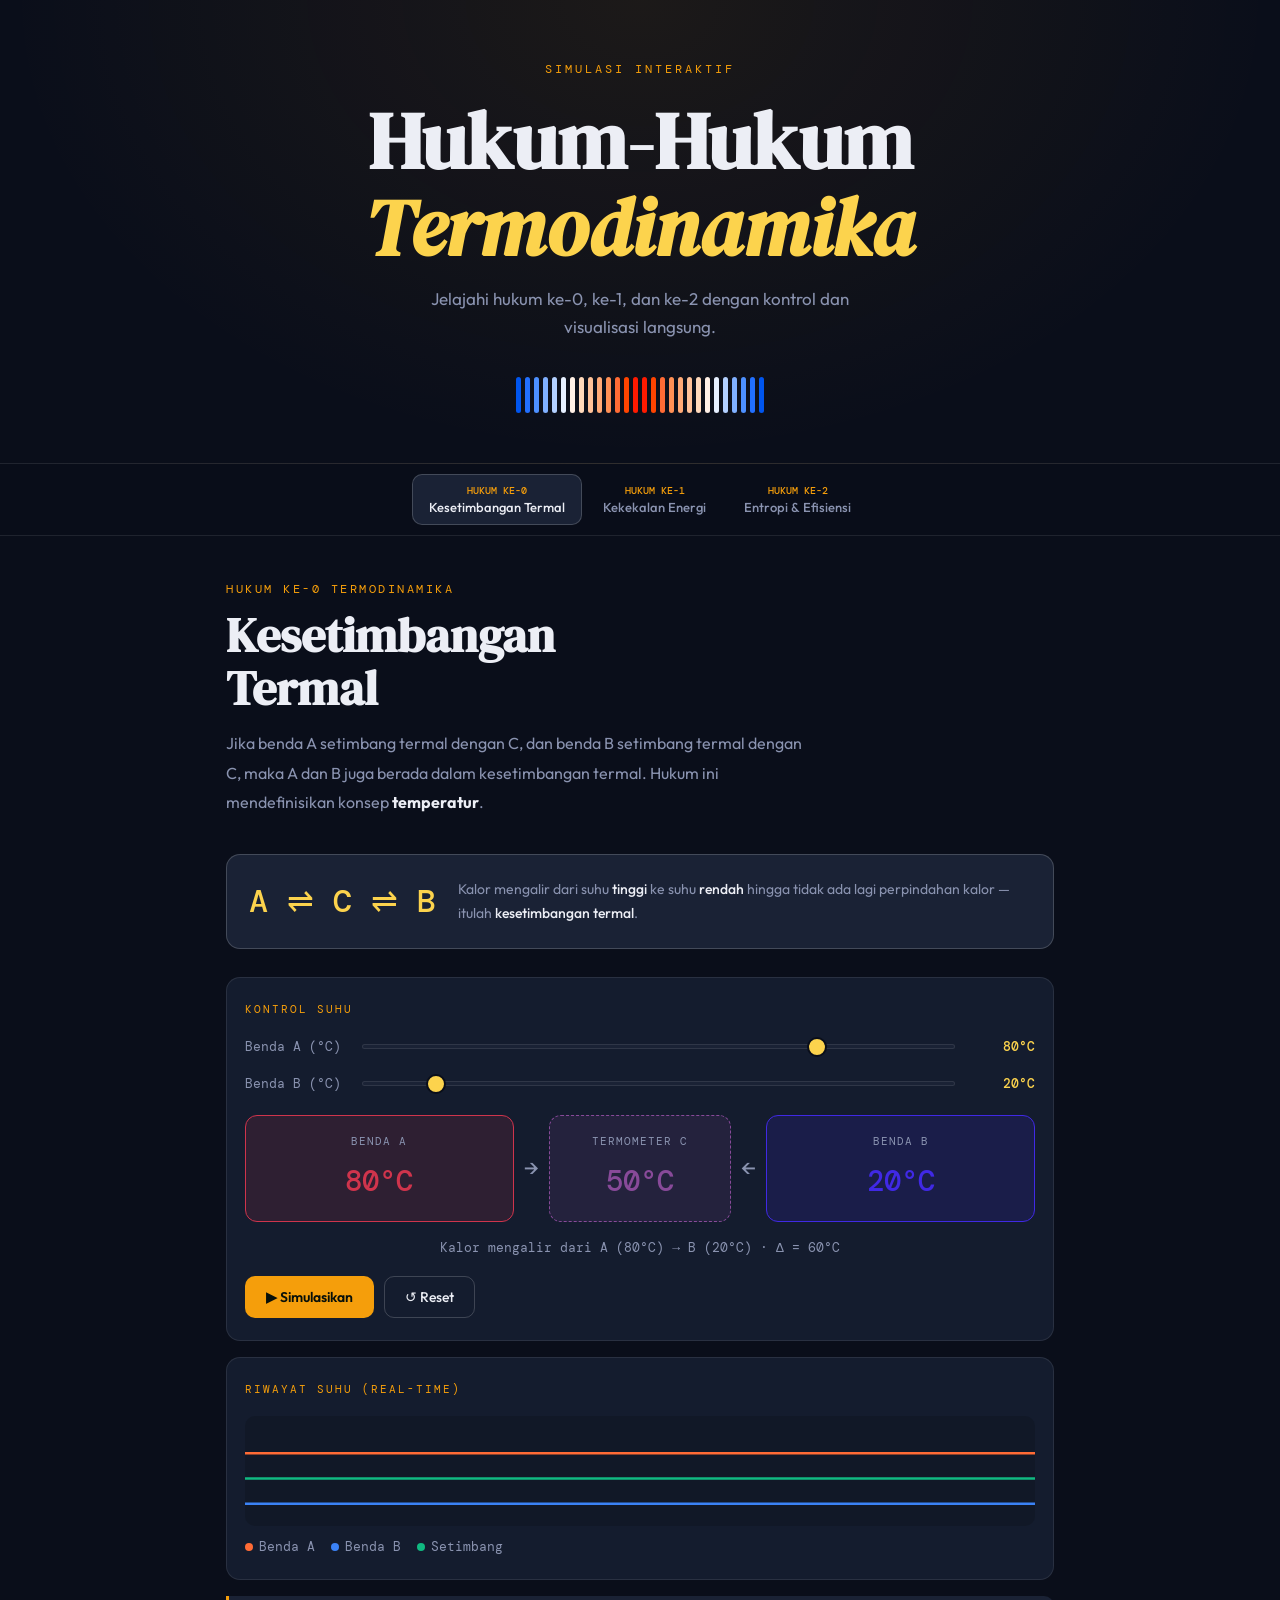
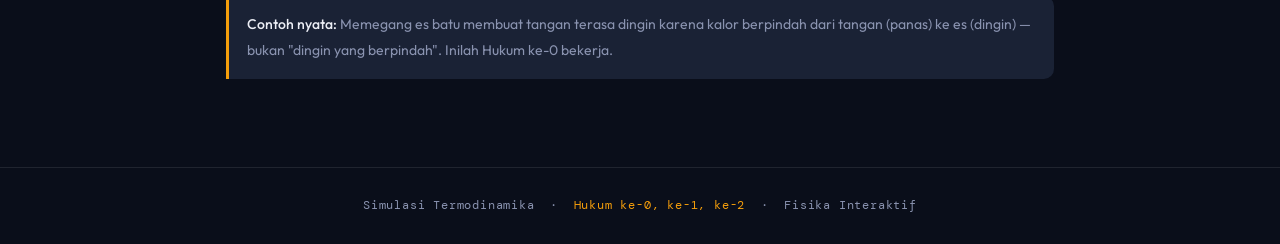
<file: termodinamika.html>
<!DOCTYPE html>
<html lang="id">
<head>
<meta charset="UTF-8">
<meta name="viewport" content="width=device-width, initial-scale=1.0, maximum-scale=1.0">
<title>Termodinamika — Simulasi Interaktif</title>
<link href="https://fonts.googleapis.com/css2?family=DM+Serif+Display:ital@0;1&family=DM+Mono:wght@400;500&family=Outfit:wght@400;500;600&display=swap" rel="stylesheet">
<style>
  :root {
    --bg: #0a0e1a;
    --bg2: #111827;
    --bg3: #1a2235;
    --card: #141c2e;
    --border: rgba(255,255,255,0.09);
    --border2: rgba(255,255,255,0.18);
    --text: #eceef5;
    --muted: #8a93b0;
    --hot: #ff6b35;
    --hot2: #ffaa77;
    --cold: #3b82f6;
    --cold2: #93c5fd;
    --green: #10b981;
    --green2: #6ee7b7;
    --amber: #f59e0b;
    --amber2: #fcd34d;
    --serif: 'DM Serif Display', serif;
    --sans: 'Outfit', sans-serif;
    --mono: 'DM Mono', monospace;
  }
  *, *::before, *::after { box-sizing: border-box; margin: 0; padding: 0; }
  html { scroll-behavior: smooth; -webkit-text-size-adjust: 100%; }

  body {
    background: var(--bg);
    color: var(--text);
    font-family: var(--sans);
    font-size: 16px;
    line-height: 1.65;
    min-height: 100vh;
    overflow-x: hidden;
  }

  /* ── HERO ── */
  .hero {
    position: relative; z-index: 1;
    text-align: center;
    padding: 60px 20px 50px;
    border-bottom: 1px solid var(--border);
    background: radial-gradient(ellipse at 50% 0%, rgba(245,158,11,0.08) 0%, transparent 70%);
  }
  .hero-label {
    font-family: var(--mono);
    font-size: 12px;
    letter-spacing: 3px;
    text-transform: uppercase;
    color: var(--amber);
    margin-bottom: 18px;
    opacity: 0;
    animation: fadeUp .6s .1s forwards;
  }
  .hero h1 {
    font-family: var(--serif);
    font-size: clamp(2.6rem, 8vw, 5rem);
    line-height: 1.08;
    color: var(--text);
    opacity: 0;
    animation: fadeUp .7s .2s forwards;
  }
  .hero h1 em { font-style: italic; color: var(--amber2); }
  .hero-sub {
    margin-top: 14px;
    font-size: clamp(15px, 2.5vw, 17px);
    color: var(--muted);
    max-width: 480px;
    margin-inline: auto;
    opacity: 0;
    animation: fadeUp .7s .35s forwards;
  }
  .heat-bar {
    display: flex;
    justify-content: center;
    gap: 4px;
    margin-top: 36px;
    flex-wrap: nowrap;
    overflow: hidden;
    opacity: 0;
    animation: fadeUp .7s .5s forwards;
  }
  .heat-bar span {
    width: 5px; height: 36px;
    border-radius: 3px;
    flex-shrink: 0;
    animation: pulse 2s ease-in-out infinite;
  }

  /* ── NAV ── */
  nav {
    position: sticky; top: 0; z-index: 100;
    background: rgba(10,14,26,0.95);
    backdrop-filter: blur(14px);
    -webkit-backdrop-filter: blur(14px);
    border-bottom: 1px solid var(--border);
    display: flex;
    justify-content: center;
    gap: 4px;
    padding: 10px 12px;
    flex-wrap: wrap;
  }
  .nav-btn {
    font-family: var(--sans);
    font-size: 13px;
    font-weight: 500;
    padding: 9px 16px;
    border: 1px solid transparent;
    border-radius: 10px;
    background: transparent;
    color: var(--muted);
    cursor: pointer;
    transition: all .2s;
    white-space: nowrap;
    -webkit-tap-highlight-color: transparent;
    touch-action: manipulation;
  }
  .nav-btn:active { opacity: .7; }
  .nav-btn.active { background: var(--bg3); color: var(--text); border-color: var(--border2); }
  .nav-btn .law-num {
    font-family: var(--mono);
    font-size: 10px;
    color: var(--amber);
    display: block;
    text-align: center;
    margin-bottom: 2px;
  }

  /* ── SECTIONS ── */
  .main { position: relative; z-index: 1; }
  .section {
    display: none;
    max-width: 860px;
    margin: 0 auto;
    padding: 44px 16px 72px;
    animation: fadeUp .35s forwards;
  }
  .section.active { display: block; }

  /* ── SECTION HEADER ── */
  .sec-header { margin-bottom: 36px; }
  .sec-num {
    font-family: var(--mono);
    font-size: 12px;
    letter-spacing: 2.5px;
    color: var(--amber);
    text-transform: uppercase;
    margin-bottom: 10px;
  }
  .sec-title {
    font-family: var(--serif);
    font-size: clamp(2.1rem, 5vw, 3rem);
    line-height: 1.1;
    color: var(--text);
    margin-bottom: 14px;
  }
  .sec-desc {
    font-size: clamp(15px, 2.5vw, 16px);
    color: var(--muted);
    max-width: 580px;
    line-height: 1.85;
  }

  /* ── FORMULA BANNER ── */
  .formula-banner {
    background: var(--bg3);
    border: 1px solid var(--border2);
    border-radius: 14px;
    padding: 20px 22px;
    margin-bottom: 28px;
    display: flex;
    flex-direction: column;
    gap: 12px;
  }
  @media (min-width: 540px) {
    .formula-banner { flex-direction: row; align-items: center; gap: 22px; }
  }
  .formula-eq {
    font-family: var(--mono);
    font-size: clamp(1.5rem, 4vw, 2rem);
    font-weight: 500;
    color: var(--amber2);
    white-space: nowrap;
    flex-shrink: 0;
  }
  .formula-text {
    font-size: 14px;
    color: var(--muted);
    line-height: 1.75;
  }
  .formula-text strong { color: var(--text); font-weight: 500; }

  /* ── CARDS ── */
  .card {
    background: var(--card);
    border: 1px solid var(--border);
    border-radius: 14px;
    padding: 22px 18px;
    margin-bottom: 16px;
  }
  .card-title {
    font-size: 11px;
    font-family: var(--mono);
    letter-spacing: 2px;
    text-transform: uppercase;
    color: var(--amber);
    margin-bottom: 18px;
  }

  /* ── METRICS ── */
  .metrics {
    display: grid;
    grid-template-columns: repeat(2, 1fr);
    gap: 10px;
    margin-bottom: 22px;
  }
  @media (min-width: 480px) {
    .metrics { grid-template-columns: repeat(4, 1fr); }
  }
  .metric {
    background: var(--bg3);
    border: 1px solid var(--border);
    border-radius: 10px;
    padding: 14px 12px;
    text-align: center;
  }
  .metric-label {
    font-size: 11px;
    font-family: var(--mono);
    text-transform: uppercase;
    letter-spacing: 0.8px;
    color: var(--muted);
    margin-bottom: 6px;
    line-height: 1.4;
  }
  .metric-value {
    font-family: var(--mono);
    font-size: 1.6rem;
    font-weight: 500;
    color: var(--text);
    line-height: 1;
  }
  .metric-unit {
    font-size: 11px;
    color: var(--muted);
    margin-top: 3px;
    font-family: var(--mono);
  }

  /* ── SLIDERS ── */
  .slider-row {
    display: flex;
    align-items: center;
    gap: 12px;
    margin-bottom: 16px;
  }
  .slider-label {
    font-size: 13px;
    font-family: var(--mono);
    color: var(--muted);
    min-width: 105px;
    flex-shrink: 0;
  }
  @media (max-width: 420px) {
    .slider-row { flex-wrap: wrap; gap: 6px; }
    .slider-label { min-width: 100%; font-size: 12px; margin-bottom: 0; }
  }
  .slider-row input[type=range] {
    -webkit-appearance: none;
    appearance: none;
    flex: 1;
    min-width: 0;
    height: 5px;
    background: var(--bg3);
    border-radius: 3px;
    outline: none;
    cursor: pointer;
    border: 1px solid var(--border);
  }
  .slider-row input[type=range]::-webkit-slider-thumb {
    -webkit-appearance: none;
    width: 20px; height: 20px;
    background: var(--amber2);
    border-radius: 50%;
    cursor: pointer;
    transition: transform .15s;
    border: 2px solid var(--bg);
  }
  .slider-row input[type=range]:active::-webkit-slider-thumb { transform: scale(1.2); }
  .slider-row input[type=range]::-moz-range-thumb {
    width: 18px; height: 18px;
    background: var(--amber2);
    border-radius: 50%;
    cursor: pointer;
    border: 2px solid var(--bg);
  }
  .slider-val {
    font-family: var(--mono);
    font-size: 13px;
    font-weight: 500;
    color: var(--amber2);
    min-width: 68px;
    text-align: right;
    flex-shrink: 0;
  }

  /* ── CANVAS ── */
  canvas {
    display: block;
    width: 100% !important;
    border-radius: 10px;
  }

  /* ── LAW 0 OBJECTS ── */
  .objects-row {
    display: flex;
    align-items: stretch;
    gap: 8px;
    margin: 20px 0 16px;
  }
  .obj-box {
    flex: 1;
    border: 1px solid var(--border);
    border-radius: 12px;
    padding: 16px 10px;
    text-align: center;
    transition: border-color .4s, background .4s;
    min-width: 0;
  }
  .obj-thermometer { flex: .65; border-style: dashed; }
  .obj-lbl {
    font-size: 11px;
    font-family: var(--mono);
    letter-spacing: 1px;
    text-transform: uppercase;
    color: var(--muted);
    margin-bottom: 8px;
    white-space: nowrap;
    overflow: hidden;
    text-overflow: ellipsis;
  }
  .obj-temp {
    font-family: var(--mono);
    font-size: clamp(1.3rem, 4vw, 1.8rem);
    font-weight: 500;
    transition: color .4s;
    white-space: nowrap;
  }
  .obj-arrow {
    font-size: 1.4rem;
    color: var(--muted);
    display: flex;
    align-items: center;
    justify-content: center;
    transition: color .3s;
    flex-shrink: 0;
    padding: 0 2px;
  }

  /* ── BUTTONS ── */
  .btn-row { display: flex; gap: 10px; margin-top: 18px; flex-wrap: wrap; }
  .btn {
    font-family: var(--sans);
    font-size: 14px;
    font-weight: 500;
    padding: 11px 20px;
    border-radius: 10px;
    border: 1px solid var(--border2);
    background: transparent;
    color: var(--text);
    cursor: pointer;
    transition: all .2s;
    -webkit-tap-highlight-color: transparent;
    touch-action: manipulation;
    flex-shrink: 0;
  }
  .btn:active { opacity: .7; transform: scale(.98); }
  .btn.primary {
    background: var(--amber);
    color: #08100a;
    border-color: transparent;
    font-weight: 600;
  }

  /* ── STATUS ── */
  .status-msg {
    text-align: center;
    font-size: 13px;
    font-family: var(--mono);
    color: var(--muted);
    margin-top: 10px;
    min-height: 18px;
    transition: color .3s;
    line-height: 1.5;
    word-break: break-word;
  }
  .status-msg.eq { color: var(--green2); }

  /* ── INFO BLOCK ── */
  .info-block {
    background: var(--bg3);
    border-left: 3px solid var(--amber);
    border-radius: 0 10px 10px 0;
    padding: 16px 18px;
    margin-bottom: 16px;
    font-size: 14px;
    color: var(--muted);
    line-height: 1.8;
  }
  .info-block strong { color: var(--text); font-weight: 500; }

  /* ── LEGEND ── */
  .legend {
    display: flex;
    gap: 16px;
    margin-top: 10px;
    font-size: 13px;
    font-family: var(--mono);
    color: var(--muted);
    flex-wrap: wrap;
  }
  .legend span { display: flex; align-items: center; gap: 6px; }
  .dot { width: 8px; height: 8px; border-radius: 50%; display: inline-block; flex-shrink: 0; }

  /* ── FOOTER ── */
  footer {
    border-top: 1px solid var(--border);
    padding: 28px 20px;
    text-align: center;
    font-family: var(--mono);
    font-size: 12px;
    color: var(--muted);
    letter-spacing: 0.8px;
  }
  footer span { color: var(--amber); }

  /* ── ANIMATIONS ── */
  @keyframes fadeUp {
    from { opacity: 0; transform: translateY(14px); }
    to { opacity: 1; transform: translateY(0); }
  }
  @keyframes pulse {
    0%, 100% { transform: scaleY(1); opacity: .65; }
    50% { transform: scaleY(1.45); opacity: 1; }
  }
</style>
</head>
<body>

<!-- HERO -->
<header class="hero">
  <div class="hero-label">Simulasi Interaktif</div>
  <h1>Hukum-Hukum<br><em>Termodinamika</em></h1>
  <p class="hero-sub">Jelajahi hukum ke-0, ke-1, dan ke-2 dengan kontrol dan visualisasi langsung.</p>
  <div class="heat-bar" id="heatBar"></div>
</header>

<!-- NAV -->
<nav>
  <button class="nav-btn active" onclick="show(0)">
    <span class="law-num">HUKUM KE-0</span>Kesetimbangan Termal
  </button>
  <button class="nav-btn" onclick="show(1)">
    <span class="law-num">HUKUM KE-1</span>Kekekalan Energi
  </button>
  <button class="nav-btn" onclick="show(2)">
    <span class="law-num">HUKUM KE-2</span>Entropi & Efisiensi
  </button>
</nav>

<main class="main">

<!-- ══════════ HUKUM 0 ══════════ -->
<section class="section active" id="s0">
  <div class="sec-header">
    <div class="sec-num">Hukum ke-0 Termodinamika</div>
    <h2 class="sec-title">Kesetimbangan<br>Termal</h2>
    <p class="sec-desc">Jika benda A setimbang termal dengan C, dan benda B setimbang termal dengan C, maka A dan B juga berada dalam kesetimbangan termal. Hukum ini mendefinisikan konsep <strong style="color:var(--text)">temperatur</strong>.</p>
  </div>

  <div class="formula-banner">
    <div class="formula-eq">A ⇌ C ⇌ B</div>
    <div class="formula-text">Kalor mengalir dari suhu <strong>tinggi</strong> ke suhu <strong>rendah</strong> hingga tidak ada lagi perpindahan kalor — itulah <strong>kesetimbangan termal</strong>.</div>
  </div>

  <div class="card">
    <div class="card-title">Kontrol Suhu</div>
    <div class="slider-row">
      <span class="slider-label">Benda A (°C)</span>
      <input type="range" min="10" max="100" value="80" id="tA" oninput="law0update()">
      <span class="slider-val" id="tA-v">80°C</span>
    </div>
    <div class="slider-row">
      <span class="slider-label">Benda B (°C)</span>
      <input type="range" min="10" max="100" value="20" id="tB" oninput="law0update()">
      <span class="slider-val" id="tB-v">20°C</span>
    </div>

    <div class="objects-row">
      <div class="obj-box" id="boxA">
        <div class="obj-lbl">Benda A</div>
        <div class="obj-temp" id="dA">80°C</div>
      </div>
      <div class="obj-arrow" id="arr1">→</div>
      <div class="obj-box obj-thermometer" id="boxC">
        <div class="obj-lbl">Termometer C</div>
        <div class="obj-temp" id="dC">50°C</div>
      </div>
      <div class="obj-arrow" id="arr2">←</div>
      <div class="obj-box" id="boxB">
        <div class="obj-lbl">Benda B</div>
        <div class="obj-temp" id="dB">20°C</div>
      </div>
    </div>

    <div class="status-msg" id="st0">Kalor mengalir dari A ke B · Selisih: 60°C</div>
    <div class="btn-row">
      <button class="btn primary" onclick="simEq()">▶ Simulasikan</button>
      <button class="btn" onclick="resetEq()">↺ Reset</button>
    </div>
  </div>

  <div class="card">
    <div class="card-title">Riwayat Suhu (Real-time)</div>
    <canvas id="c0" height="110"></canvas>
    <div class="legend">
      <span><i class="dot" style="background:#ff6b35"></i>Benda A</span>
      <span><i class="dot" style="background:#3b82f6"></i>Benda B</span>
      <span><i class="dot" style="background:#10b981"></i>Setimbang</span>
    </div>
  </div>

  <div class="info-block">
    <strong>Contoh nyata:</strong> Memegang es batu membuat tangan terasa dingin karena kalor berpindah dari tangan (panas) ke es (dingin) — bukan "dingin yang berpindah". Inilah Hukum ke-0 bekerja.
  </div>
</section>

<!-- ══════════ HUKUM 1 ══════════ -->
<section class="section" id="s1">
  <div class="sec-header">
    <div class="sec-num">Hukum ke-1 Termodinamika</div>
    <h2 class="sec-title">Kekekalan<br>Energi</h2>
    <p class="sec-desc">Energi tidak dapat diciptakan maupun dimusnahkan — hanya berubah bentuk. Total energi dalam sistem tertutup selalu konstan.</p>
  </div>

  <div class="formula-banner">
    <div class="formula-eq">ΔU = Q − W</div>
    <div class="formula-text">
      <strong>ΔU</strong> = perubahan energi dalam &nbsp;·&nbsp;
      <strong>Q</strong> = kalor masuk sistem &nbsp;·&nbsp;
      <strong>W</strong> = usaha yang dilakukan sistem
    </div>
  </div>

  <div class="card">
    <div class="card-title">Parameter Sistem</div>
    <div class="slider-row">
      <span class="slider-label">Kalor Q (J)</span>
      <input type="range" min="-200" max="200" value="120" step="5" id="qV" oninput="law1update()">
      <span class="slider-val" id="q-v">+120 J</span>
    </div>
    <div class="slider-row">
      <span class="slider-label">Usaha W (J)</span>
      <input type="range" min="-200" max="200" value="50" step="5" id="wV" oninput="law1update()">
      <span class="slider-val" id="w-v">+50 J</span>
    </div>

    <div class="metrics">
      <div class="metric">
        <div class="metric-label">Kalor (Q)</div>
        <div class="metric-value" id="mQ" style="color:var(--amber2)">+120</div>
        <div class="metric-unit">Joule</div>
      </div>
      <div class="metric">
        <div class="metric-label">Usaha (W)</div>
        <div class="metric-value" id="mW" style="color:var(--hot2)">+50</div>
        <div class="metric-unit">Joule</div>
      </div>
      <div class="metric">
        <div class="metric-label">ΔU = Q−W</div>
        <div class="metric-value" id="mDU" style="color:var(--green2)">+70</div>
        <div class="metric-unit">Joule</div>
      </div>
      <div class="metric">
        <div class="metric-label">Status</div>
        <div style="font-size:1rem;margin-top:6px;" id="mStatus">🔺 Naik</div>
        <div class="metric-unit">Energi dalam</div>
      </div>
    </div>

    <canvas id="c1" height="140"></canvas>
    <div id="law1desc" style="text-align:center;font-size:13px;font-family:var(--mono);color:var(--muted);margin-top:12px;line-height:1.6"></div>
  </div>

  <div class="card">
    <div class="card-title">Diagram Aliran Energi</div>
    <canvas id="c1b" height="200"></canvas>
  </div>

  <div class="info-block">
    <strong>Contoh nyata:</strong> Mesin mobil membakar bensin (Q masuk). Sebagian menggerakkan roda (W keluar), sisanya memanaskan mesin (ΔU naik). Energi tidak hilang — hanya berpindah bentuk.
  </div>
</section>

<!-- ══════════ HUKUM 2 ══════════ -->
<section class="section" id="s2">
  <div class="sec-header">
    <div class="sec-num">Hukum ke-2 Termodinamika</div>
    <h2 class="sec-title">Entropi &<br>Efisiensi Carnot</h2>
    <p class="sec-desc">Kalor mengalir spontan dari panas ke dingin, tidak pernah sebaliknya. Entropi selalu meningkat, dan mesin termal tidak pernah bisa 100% efisien.</p>
  </div>

  <div class="formula-banner">
    <div class="formula-eq">η = 1 − T<sub style="font-size:.6em">c</sub>/T<sub style="font-size:.6em">h</sub></div>
    <div class="formula-text">Efisiensi Carnot maksimum yang mungkin, di mana <strong>T<sub>h</sub></strong> = suhu reservoir panas dan <strong>T<sub>c</sub></strong> = suhu reservoir dingin (dalam Kelvin).</div>
  </div>

  <div class="card">
    <div class="card-title">Simulator Mesin Carnot</div>
    <div class="slider-row">
      <span class="slider-label">T Panas (K)</span>
      <input type="range" min="400" max="1500" value="900" step="10" id="tH" oninput="law2update()">
      <span class="slider-val" id="tH-v">900 K</span>
    </div>
    <div class="slider-row">
      <span class="slider-label">T Dingin (K)</span>
      <input type="range" min="200" max="700" value="300" step="10" id="tC" oninput="law2update()">
      <span class="slider-val" id="tC-v">300 K</span>
    </div>

    <div class="metrics">
      <div class="metric">
        <div class="metric-label">T Panas</div>
        <div class="metric-value" id="mTH" style="color:var(--hot2)">900</div>
        <div class="metric-unit">Kelvin</div>
      </div>
      <div class="metric">
        <div class="metric-label">T Dingin</div>
        <div class="metric-value" id="mTC" style="color:var(--cold2)">300</div>
        <div class="metric-unit">Kelvin</div>
      </div>
      <div class="metric">
        <div class="metric-label">Efisiensi η</div>
        <div class="metric-value" id="mEff" style="color:var(--green2)">66.7</div>
        <div class="metric-unit">%</div>
      </div>
      <div class="metric">
        <div class="metric-label">Terbuang</div>
        <div class="metric-value" id="mWaste" style="color:var(--amber2)">33.3</div>
        <div class="metric-unit">%</div>
      </div>
    </div>

    <canvas id="c2" height="180"></canvas>
  </div>

  <div class="card">
    <div class="card-title">Aliran Energi Mesin</div>
    <canvas id="c2b" height="200"></canvas>
  </div>

  <div class="info-block">
    <strong>Mengapa tidak bisa 100%?</strong> Selalu ada energi yang "bocor" ke reservoir dingin. Ini bukan keterbatasan teknologi — ini adalah hukum alam. Mesin dengan efisiensi 100% melanggar Hukum ke-2.
  </div>
</section>

</main>

<footer>
  Simulasi Termodinamika &nbsp;·&nbsp; <span>Hukum ke-0, ke-1, ke-2</span> &nbsp;·&nbsp; Fisika Interaktif
</footer>

<script>
// ── HEAT BAR ──
(function() {
  const hb = document.getElementById('heatBar');
  const cols = ['#ff1a00','#ff4400','#ff6b35','#ff9055','#ffaa77','#ffc299','#ffd9bb','#fff0e6','#e6f0ff','#b3d0ff','#80b0ff','#4d90ff','#2270ff','#0055ee'];
  const all = [...[...cols].reverse(), ...cols];
  all.forEach((c, i) => {
    const s = document.createElement('span');
    s.style.cssText = `background:${c};animation-delay:${i*0.07}s`;
    hb.appendChild(s);
  });
})();

// ── TAB SWITCHING ──
function show(i) {
  document.querySelectorAll('.section').forEach((s,j) => s.classList.toggle('active', i===j));
  document.querySelectorAll('.nav-btn').forEach((b,j) => b.classList.toggle('active', i===j));
  if(i===1) setTimeout(law1update, 60);
  if(i===2) setTimeout(law2update, 60);
}

// ── UTILS ──
function sign(v) { return v >= 0 ? '+' : ''; }
function tempColor(t) {
  const pct = Math.max(0, Math.min(1, (t-10)/90));
  const r = Math.round(40 + pct*215);
  const b = Math.round(255 - pct*230);
  const g = Math.round(80 - Math.abs(pct-0.5)*100);
  return `rgb(${r},${Math.max(0,g)},${Math.max(0,b)})`;
}
function setCanvas(cv, cssH) {
  const dpr = window.devicePixelRatio || 1;
  const w = cv.offsetWidth || cv.parentElement.offsetWidth || 340;
  cv.width = Math.round(w * dpr);
  cv.height = Math.round(cssH * dpr);
  cv.style.height = cssH + 'px';
  return { ctx: cv.getContext('2d'), W: cv.width, H: cv.height, dpr };
}

// ────────────────────────────────────────────
// LAW 0
// ────────────────────────────────────────────
let curA=80, curB=20, simRunning=false, hist0=[];

function law0update() {
  curA = +document.getElementById('tA').value;
  curB = +document.getElementById('tB').value;
  document.getElementById('tA-v').textContent = curA + '°C';
  document.getElementById('tB-v').textContent = curB + '°C';
  if(!simRunning) render0(curA, curB, (curA+curB)/2);
}

function render0(a, b, c) {
  document.getElementById('dA').textContent = Math.round(a) + '°C';
  document.getElementById('dB').textContent = Math.round(b) + '°C';
  document.getElementById('dC').textContent = Math.round(c) + '°C';
  const applyBox = (id, t) => {
    const el = document.getElementById(id);
    const col = tempColor(t);
    el.style.borderColor = col;
    el.style.background = col.replace('rgb','rgba').replace(')',',0.14)');
    el.querySelector('.obj-temp').style.color = col;
  };
  applyBox('boxA', a); applyBox('boxB', b); applyBox('boxC', c);

  const diff = Math.abs(a-b);
  const arr1 = document.getElementById('arr1');
  const arr2 = document.getElementById('arr2');
  const st = document.getElementById('st0');
  if(diff < 1) {
    arr1.textContent = '⇌'; arr2.textContent = '⇌';
    arr1.style.color = '#10b981'; arr2.style.color = '#10b981';
    st.textContent = '✓ Kesetimbangan termal tercapai! Suhu A = B = ' + Math.round(c) + '°C';
    st.className = 'status-msg eq';
  } else {
    const aHotter = a > b;
    arr1.textContent = aHotter ? '→' : '←';
    arr2.textContent = aHotter ? '←' : '→';
    arr1.style.color = 'var(--muted)'; arr2.style.color = 'var(--muted)';
    st.textContent = `Kalor mengalir dari ${aHotter?'A':'B'} (${Math.round(aHotter?a:b)}°C) → ${aHotter?'B':'A'} (${Math.round(aHotter?b:a)}°C) · Δ = ${Math.round(diff)}°C`;
    st.className = 'status-msg';
  }
  hist0.push({a, b, c});
  if(hist0.length > 280) hist0.shift();
  draw0();
}

function draw0() {
  const cv = document.getElementById('c0');
  const { ctx, W, H, dpr } = setCanvas(cv, 110);
  ctx.fillStyle = '#111827'; ctx.fillRect(0,0,W,H);
  if(hist0.length < 2) return;
  const minT = 0, maxT = 115;
  const plot = (key, color) => {
    ctx.strokeStyle = color; ctx.lineWidth = 2.5 * dpr; ctx.lineJoin = 'round';
    ctx.beginPath();
    hist0.forEach((pt,i) => {
      const x = (i / (hist0.length-1)) * W;
      const y = H - ((pt[key]-minT)/(maxT-minT)) * H * 0.88 - H*0.05;
      i===0 ? ctx.moveTo(x,y) : ctx.lineTo(x,y);
    });
    ctx.stroke();
  };
  plot('a','#ff6b35'); plot('b','#3b82f6'); plot('c','#10b981');
}

function simEq() {
  if(simRunning) return;
  simRunning = true; hist0 = [];
  let a = curA, b = curB;
  const eq = (a+b)/2;
  (function step() {
    if(Math.abs(a-eq) < 0.35) { render0(eq,eq,eq); simRunning=false; return; }
    a += (eq-a)*0.045; b += (eq-b)*0.045;
    render0(a, b, (a+b)/2);
    requestAnimationFrame(step);
  })();
}
function resetEq() {
  simRunning=false; hist0=[];
  curA = +document.getElementById('tA').value;
  curB = +document.getElementById('tB').value;
  render0(curA, curB, (curA+curB)/2);
}

// ────────────────────────────────────────────
// LAW 1
// ────────────────────────────────────────────
function law1update() {
  const q = +document.getElementById('qV').value;
  const w = +document.getElementById('wV').value;
  const du = q - w;
  document.getElementById('q-v').textContent = sign(q)+q+' J';
  document.getElementById('w-v').textContent = sign(w)+w+' J';
  document.getElementById('mQ').textContent = sign(q)+q;
  document.getElementById('mW').textContent = sign(w)+w;
  document.getElementById('mDU').textContent = sign(du)+du;
  document.getElementById('mStatus').textContent = du > 0 ? '🔺 Naik' : du < 0 ? '🔻 Turun' : '➡ Tetap';

  const parts = [];
  if(q>0) parts.push('Sistem menerima kalor');
  else if(q<0) parts.push('Sistem melepas kalor');
  if(w>0) parts.push('sistem melakukan usaha');
  else if(w<0) parts.push('usaha dilakukan pada sistem');
  if(du>0) parts.push('→ energi dalam naik');
  else if(du<0) parts.push('→ energi dalam turun');
  else parts.push('→ energi dalam tetap');
  document.getElementById('law1desc').textContent = parts.join(' · ');

  draw1bars(q, w, du);
  draw1flow(q, w, du);
}

function draw1bars(q, w, du) {
  const cv = document.getElementById('c1');
  const { ctx, W, H, dpr } = setCanvas(cv, 140);
  ctx.fillStyle = '#111827'; ctx.fillRect(0,0,W,H);

  const cx = W / 2;
  // center line
  ctx.strokeStyle = 'rgba(255,255,255,0.08)'; ctx.lineWidth = 1;
  ctx.setLineDash([5,5]);
  ctx.beginPath(); ctx.moveTo(cx,8*dpr); ctx.lineTo(cx,H-8*dpr); ctx.stroke();
  ctx.setLineDash([]);

  const maxV = 220;
  const barH = 28 * dpr;
  const pad = 12 * dpr;
  const fontSize = Math.max(10, 12) * dpr;

  const bars = [
    { val: q,  y: H*0.22, color: '#f59e0b', label: 'Q (kalor)' },
    { val: w,  y: H*0.50, color: '#ff6b35', label: 'W (usaha)' },
    { val: du, y: H*0.78, color: '#10b981', label: 'ΔU = Q−W' },
  ];

  bars.forEach(b => {
    const bw = Math.max(4*dpr, (Math.abs(b.val)/maxV) * (cx-pad) * 0.9);
    const x0 = b.val >= 0 ? cx : cx - bw;
    const y0 = b.y - barH/2;
    ctx.fillStyle = b.color + '30';
    roundRect(ctx, x0, y0, bw, barH, 5*dpr); ctx.fill();
    ctx.fillStyle = b.color;
    roundRect(ctx, b.val>=0 ? cx : cx-4*dpr, y0, 4*dpr, barH, 2*dpr); ctx.fill();

    ctx.fillStyle = b.color;
    ctx.font = `500 ${fontSize}px 'DM Mono', monospace`;
    ctx.textBaseline = 'middle';
    const txt = `${b.label}: ${sign(b.val)}${b.val}J`;
    if(b.val >= 0) { ctx.textAlign = 'left'; ctx.fillText(txt, cx + bw + 8*dpr, b.y); }
    else { ctx.textAlign = 'right'; ctx.fillText(txt, cx - bw - 8*dpr, b.y); }
  });
}

function draw1flow(q, w, du) {
  const cv = document.getElementById('c1b');
  const { ctx, W, H, dpr } = setCanvas(cv, 200);
  ctx.fillStyle = '#111827'; ctx.fillRect(0,0,W,H);

  const bw = Math.min(80*dpr, W*0.22);
  const bh = 70*dpr;
  const cy = H/2;
  const xs = [W*0.1 + bw/2, W*0.5, W*0.9 - bw/2];
  const labels = [['SUMBER','Q masuk'], ['SISTEM','ΔU = '+(sign(du)+du)+'J'], ['KELUAR','W keluar']];
  const cols = ['#f59e0b','#10b981','#ff6b35'];

  labels.forEach((lb, i) => {
    ctx.fillStyle = cols[i]+'22'; ctx.strokeStyle = cols[i]; ctx.lineWidth = 1.5*dpr;
    roundRect(ctx, xs[i]-bw/2, cy-bh/2, bw, bh, 8*dpr); ctx.fill(); ctx.stroke();
    ctx.fillStyle = cols[i];
    ctx.font = `500 ${Math.max(9,11)*dpr}px 'DM Mono', monospace`;
    ctx.textAlign = 'center'; ctx.textBaseline = 'middle';
    ctx.fillText(lb[0], xs[i], cy - 12*dpr);
    ctx.fillStyle = 'rgba(255,255,255,0.45)';
    ctx.font = `${Math.max(8,10)*dpr}px 'DM Mono', monospace`;
    ctx.fillText(lb[1], xs[i], cy + 10*dpr);
  });

  const total = 200;
  const arrow = (x1,y1,x2,y2,color,frac) => {
    const thick = Math.max(2*dpr, frac*22*dpr);
    ctx.strokeStyle = color+'99'; ctx.lineWidth = thick;
    ctx.beginPath(); ctx.moveTo(x1,y1); ctx.lineTo(x2,y2); ctx.stroke();
    const a = Math.atan2(y2-y1, x2-x1);
    ctx.fillStyle = color;
    ctx.beginPath();
    ctx.moveTo(x2,y2);
    ctx.lineTo(x2-13*dpr*Math.cos(a-0.38), y2-13*dpr*Math.sin(a-0.38));
    ctx.lineTo(x2-13*dpr*Math.cos(a+0.38), y2-13*dpr*Math.sin(a+0.38));
    ctx.closePath(); ctx.fill();
  };
  arrow(xs[0]+bw/2, cy, xs[1]-bw/2, cy, '#f59e0b', Math.abs(q)/total);
  arrow(xs[1]+bw/2, cy, xs[2]-bw/2, cy, '#ff6b35', Math.abs(w)/total);

  ctx.fillStyle = '#10b981';
  ctx.font = `500 ${Math.max(9,11)*dpr}px 'DM Mono', monospace`;
  ctx.textAlign = 'center'; ctx.textBaseline = 'top';
  ctx.fillText(`ΔU = Q−W = ${sign(du)}${du} J`, W/2, cy+bh/2+14*dpr);
}

// ────────────────────────────────────────────
// LAW 2
// ────────────────────────────────────────────
function law2update() {
  let th = +document.getElementById('tH').value;
  let tc = +document.getElementById('tC').value;
  if(tc >= th - 50) { tc = th - 50; document.getElementById('tC').value = tc; }
  document.getElementById('tH-v').textContent = th+' K';
  document.getElementById('tC-v').textContent = tc+' K';
  document.getElementById('mTH').textContent = th;
  document.getElementById('mTC').textContent = tc;
  const eff = (1 - tc/th) * 100;
  const waste = 100 - eff;
  document.getElementById('mEff').textContent = eff.toFixed(1);
  document.getElementById('mWaste').textContent = waste.toFixed(1);
  draw2bar(eff);
  draw2flow(eff);
}

function draw2bar(eff) {
  const cv = document.getElementById('c2');
  const { ctx, W, H, dpr } = setCanvas(cv, 180);
  ctx.clearRect(0,0,W,H);
  const hotH = Math.round(H * eff / 100);
  const coldH = H - hotH;

  ctx.fillStyle = '#ff6b3530'; ctx.fillRect(0,0,W,hotH);
  ctx.fillStyle = '#3b82f630'; ctx.fillRect(0,hotH,W,coldH);

  ctx.strokeStyle = '#ff6b3555'; ctx.lineWidth = 1*dpr; ctx.strokeRect(0,0,W,hotH);
  ctx.strokeStyle = '#3b82f655'; ctx.strokeRect(0,hotH,W,coldH);

  ctx.setLineDash([7*dpr, 5*dpr]);
  ctx.strokeStyle = 'rgba(255,255,255,0.2)'; ctx.lineWidth = 1*dpr;
  ctx.beginPath(); ctx.moveTo(0,hotH); ctx.lineTo(W,hotH); ctx.stroke();
  ctx.setLineDash([]);

  const fs = Math.max(11,13) * dpr;
  ctx.font = `500 ${fs}px 'DM Mono', monospace`;
  ctx.textBaseline = 'middle'; ctx.textAlign = 'left';
  if(hotH > 28*dpr) { ctx.fillStyle = '#ffaa77'; ctx.fillText(`Usaha berguna: ${eff.toFixed(1)}%`, 14*dpr, hotH/2); }
  if(coldH > 28*dpr) { ctx.fillStyle = '#93c5fd'; ctx.fillText(`Energi terbuang: ${(100-eff).toFixed(1)}%`, 14*dpr, hotH+coldH/2); }
}

function draw2flow(eff) {
  const cv = document.getElementById('c2b');
  const { ctx, W, H, dpr } = setCanvas(cv, 200);
  ctx.fillStyle = '#111827'; ctx.fillRect(0,0,W,H);
  const waste = 100 - eff;
  const bw = Math.min(88*dpr, W*0.24);
  const bh = 72*dpr;
  const cy = H * 0.52;

  const boxes = [
    { label: ['RESERVOIR','PANAS'],  x: W*0.1+bw/2,  color: '#ff6b35' },
    { label: ['MESIN','CARNOT'],     x: W*0.5,        color: '#10b981' },
    { label: ['RESERVOIR','DINGIN'], x: W*0.9-bw/2,   color: '#3b82f6' },
  ];
  boxes.forEach(b => {
    ctx.fillStyle = b.color+'22'; ctx.strokeStyle = b.color; ctx.lineWidth = 1.5*dpr;
    roundRect(ctx, b.x-bw/2, cy-bh/2, bw, bh, 8*dpr); ctx.fill(); ctx.stroke();
    ctx.fillStyle = b.color;
    ctx.font = `500 ${Math.max(9,11)*dpr}px 'DM Mono', monospace`;
    ctx.textAlign = 'center'; ctx.textBaseline = 'middle';
    ctx.fillText(b.label[0], b.x, cy - 12*dpr);
    ctx.fillStyle = 'rgba(255,255,255,0.4)';
    ctx.font = `${Math.max(8,10)*dpr}px 'DM Mono', monospace`;
    ctx.fillText(b.label[1], b.x, cy + 10*dpr);
  });

  const arrowFull = (x1,y1,x2,y2,color,pct,lbl) => {
    const thick = Math.max(2, pct/100*14) * dpr;
    ctx.strokeStyle = color+'aa'; ctx.lineWidth = thick;
    ctx.beginPath(); ctx.moveTo(x1,y1); ctx.lineTo(x2,y2); ctx.stroke();
    const a = Math.atan2(y2-y1, x2-x1);
    ctx.fillStyle = color;
    ctx.beginPath();
    ctx.moveTo(x2,y2);
    ctx.lineTo(x2-13*dpr*Math.cos(a-0.38), y2-13*dpr*Math.sin(a-0.38));
    ctx.lineTo(x2-13*dpr*Math.cos(a+0.38), y2-13*dpr*Math.sin(a+0.38));
    ctx.closePath(); ctx.fill();
    if(lbl) {
      ctx.fillStyle = color+'cc';
      ctx.font = `${Math.max(8,10)*dpr}px 'DM Mono', monospace`;
      ctx.textAlign = 'center'; ctx.textBaseline = 'bottom';
      ctx.fillText(lbl, (x1+x2)/2, Math.min(y1,y2)-6*dpr);
    }
  };

  const lx = boxes[0].x+bw/2, rx = boxes[2].x-bw/2;
  const mx1 = boxes[1].x-bw/2, mx2 = boxes[1].x+bw/2;
  arrowFull(lx, cy, mx1, cy, '#ff6b35', 100, 'Qh (100%)');
  arrowFull(mx2, cy, rx, cy, '#3b82f6', waste, `Qc (${waste.toFixed(0)}%)`);
  arrowFull(boxes[1].x, cy-bh/2, boxes[1].x, cy-bh/2-48*dpr, '#10b981', eff, `W (${eff.toFixed(0)}%)`);
}

// ── ROUNDRECT POLYFILL ──
function roundRect(ctx, x, y, w, h, r) {
  if(ctx.roundRect) { ctx.beginPath(); ctx.roundRect(x,y,w,h,r); }
  else {
    ctx.beginPath();
    ctx.moveTo(x+r, y);
    ctx.lineTo(x+w-r, y); ctx.quadraticCurveTo(x+w, y, x+w, y+r);
    ctx.lineTo(x+w, y+h-r); ctx.quadraticCurveTo(x+w, y+h, x+w-r, y+h);
    ctx.lineTo(x+r, y+h); ctx.quadraticCurveTo(x, y+h, x, y+h-r);
    ctx.lineTo(x, y+r); ctx.quadraticCurveTo(x, y, x+r, y);
    ctx.closePath();
  }
}

// ── INIT ──
law0update();
render0(80, 20, 50);
setTimeout(() => { law1update(); law2update(); }, 80);

let resizeTimer;
window.addEventListener('resize', () => {
  clearTimeout(resizeTimer);
  resizeTimer = setTimeout(() => {
    const active = document.querySelector('.section.active');
    if(!active) return;
    const id = active.id;
    if(id==='s0') draw0();
    if(id==='s1') law1update();
    if(id==='s2') law2update();
  }, 120);
});
</script>
</body>
</html>
</file>
